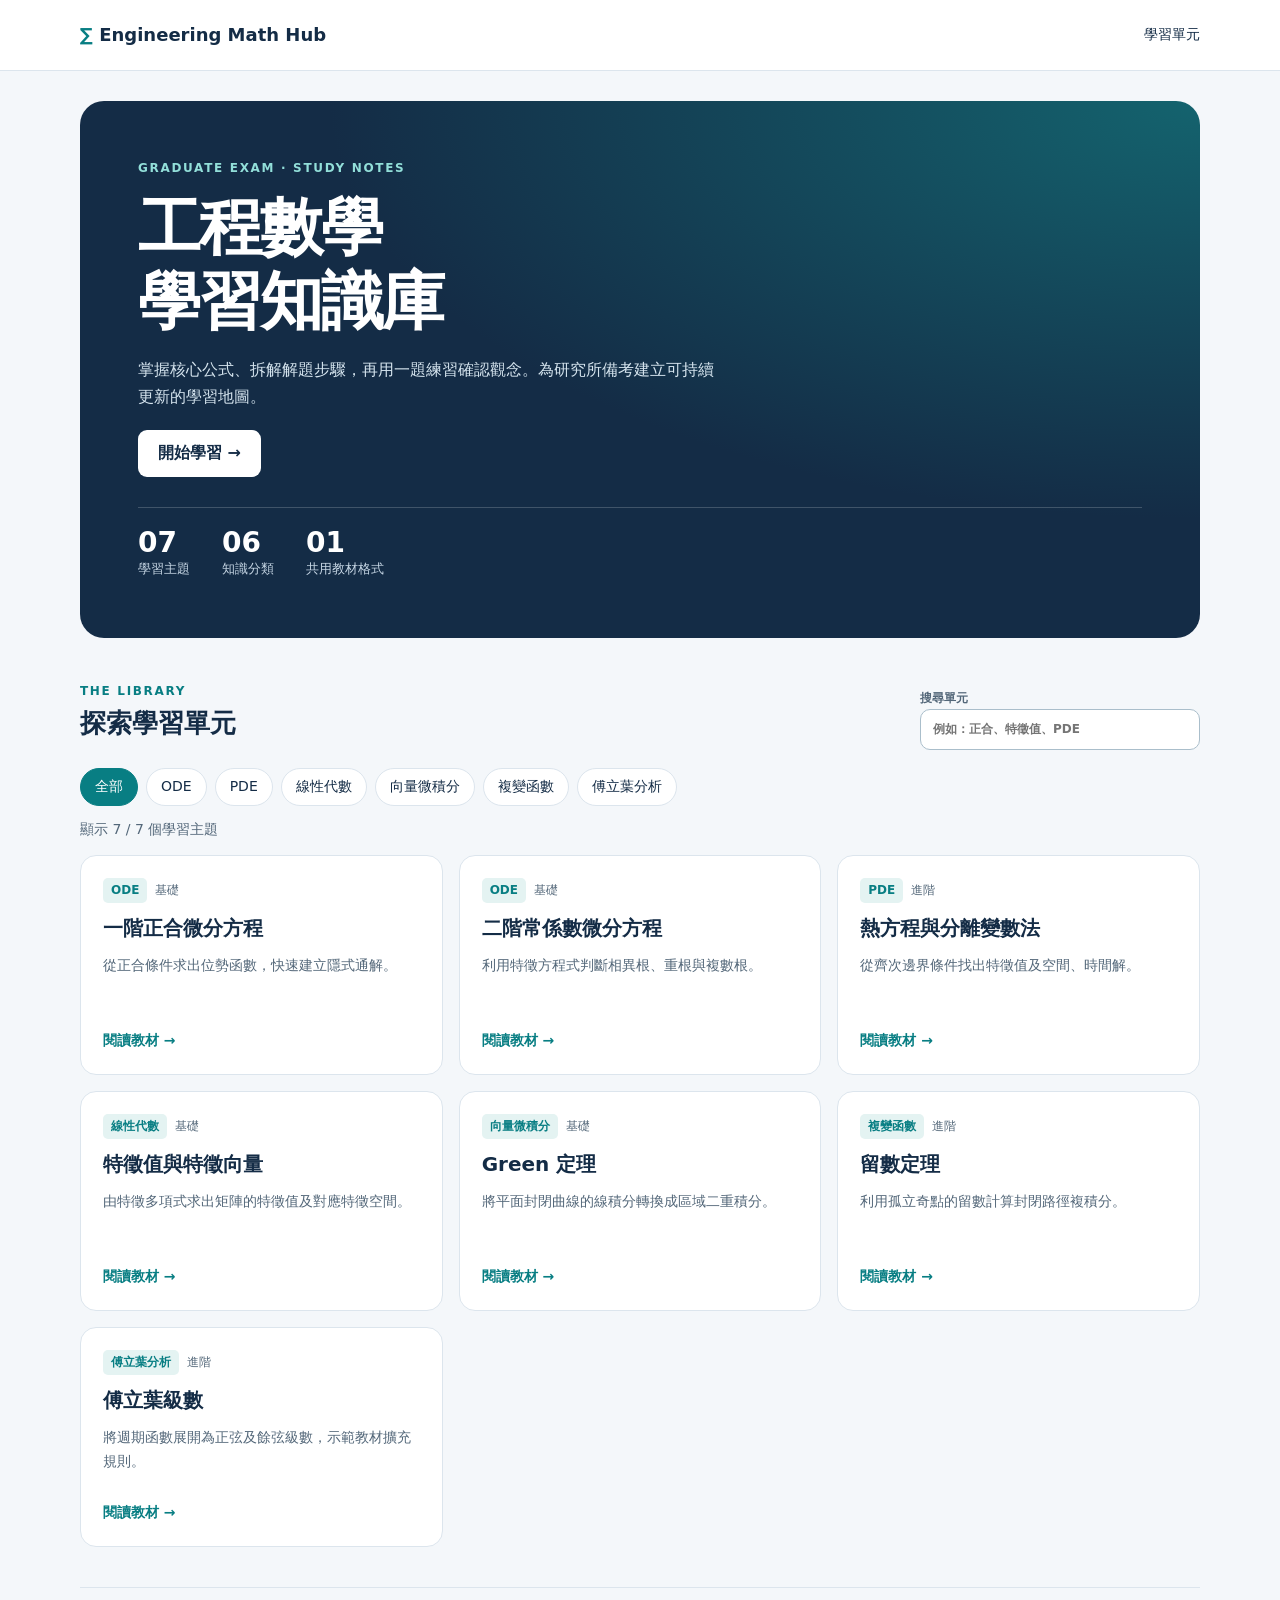
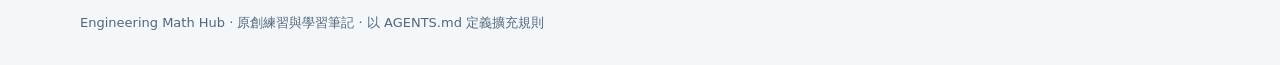
<file: index.html>
<!doctype html><html lang="zh-Hant"><head><meta charset="utf-8"><meta name="viewport" content="width=device-width,initial-scale=1"><title>工程數學學習知識庫</title><link rel="stylesheet" href="style.css"><script defer src="topics.js"></script><script defer src="app.js"></script></head>
<body data-page="home"><header><nav class="shell"><a class="brand" href="index.html">∑ <span>Engineering Math Hub</span></a><a href="#library">學習單元</a></nav></header><main class="shell"><section class="hero"><div class="eyebrow">GRADUATE EXAM · STUDY NOTES</div><h1>工程數學<br>學習知識庫</h1><p>掌握核心公式、拆解解題步驟，再用一題練習確認觀念。為研究所備考建立可持續更新的學習地圖。</p><a class="primary" href="#library">開始學習 →</a><div class="stats"><div><strong id="total">–</strong><span>學習主題</span></div><div><strong id="categories">–</strong><span>知識分類</span></div><div><strong>01</strong><span>共用教材格式</span></div></div></section><section id="library"><div class="section-heading"><div><div class="eyebrow">THE LIBRARY</div><h2>探索學習單元</h2></div><label class="search">搜尋單元<input id="search" type="search" placeholder="例如：正合、特徵值、PDE"></label></div><div id="filters" class="filters" aria-label="單元分類"></div><p id="result-count" role="status" class="muted"></p><div id="cards" class="cards"></div><noscript>請啟用 JavaScript 以瀏覽教材。</noscript></section></main><footer class="shell">Engineering Math Hub · 原創練習與學習筆記 · 以 AGENTS.md 定義擴充規則</footer></body></html>
</file>
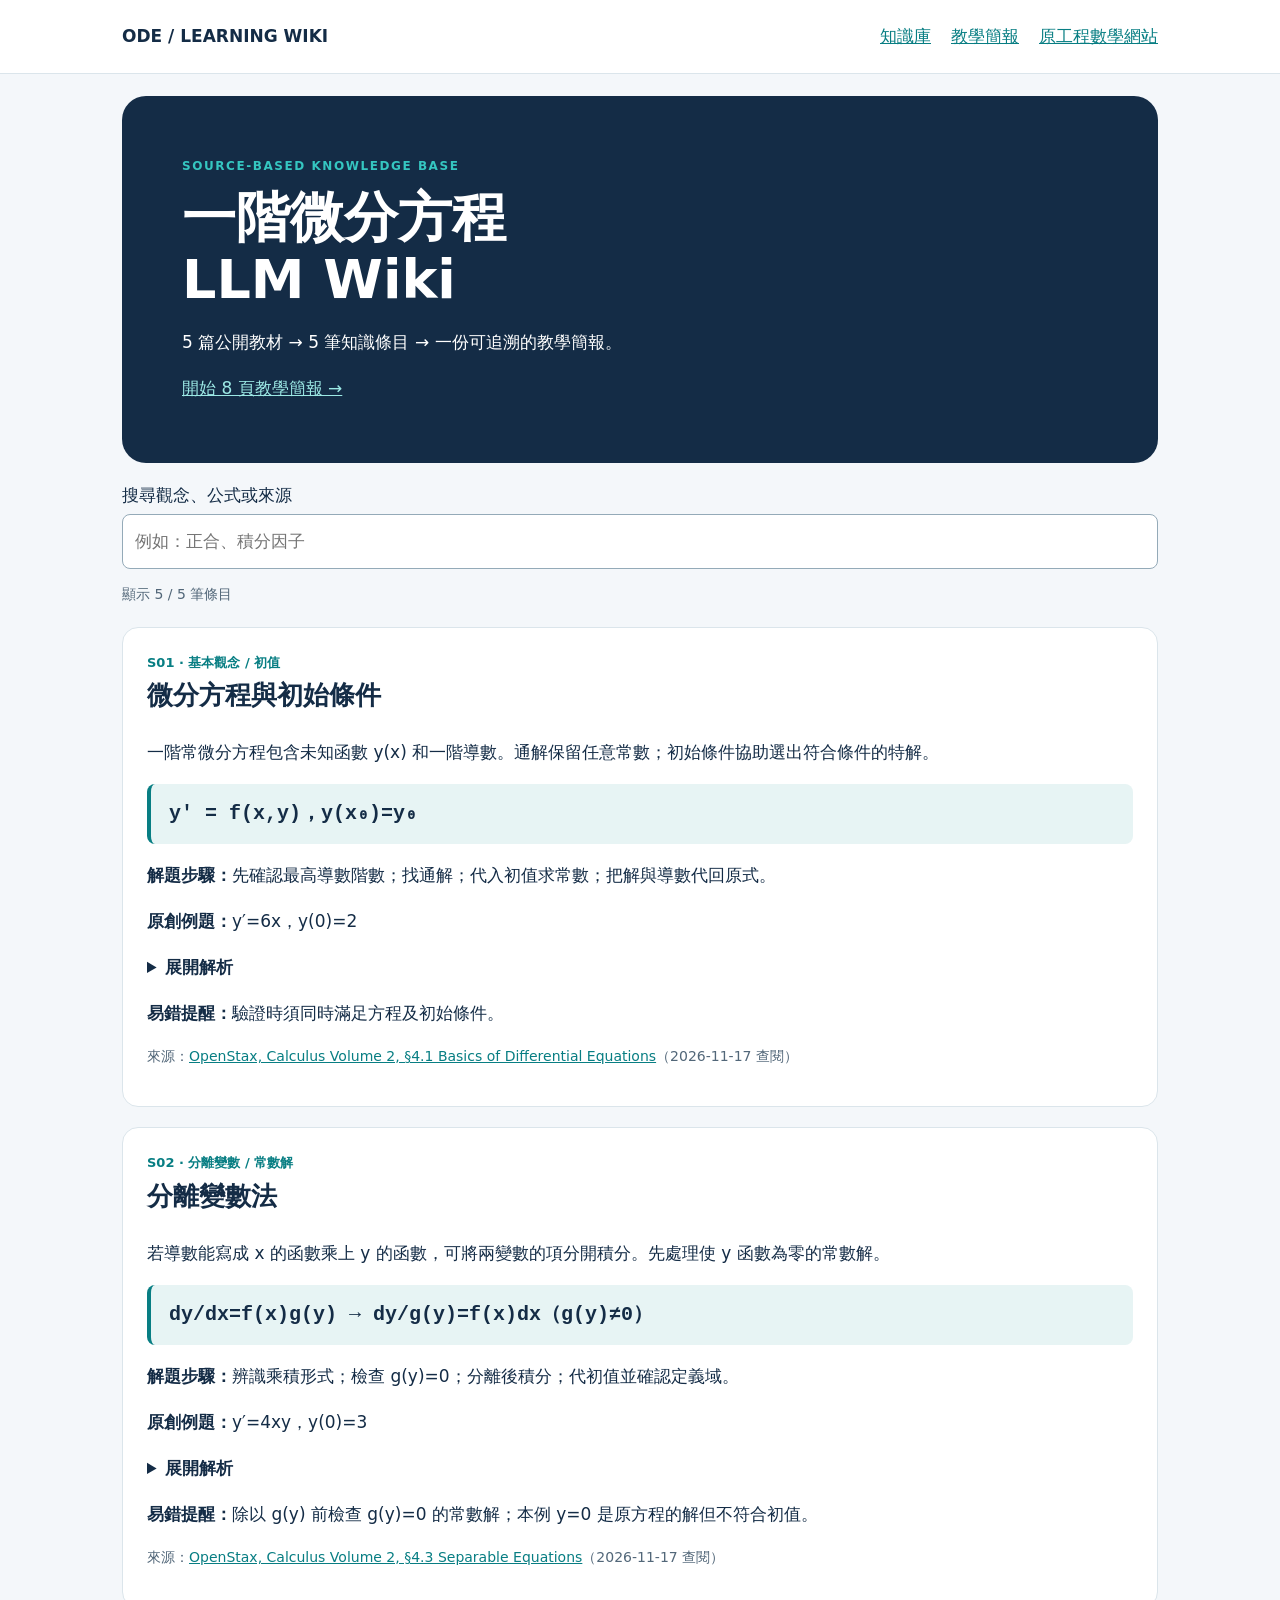
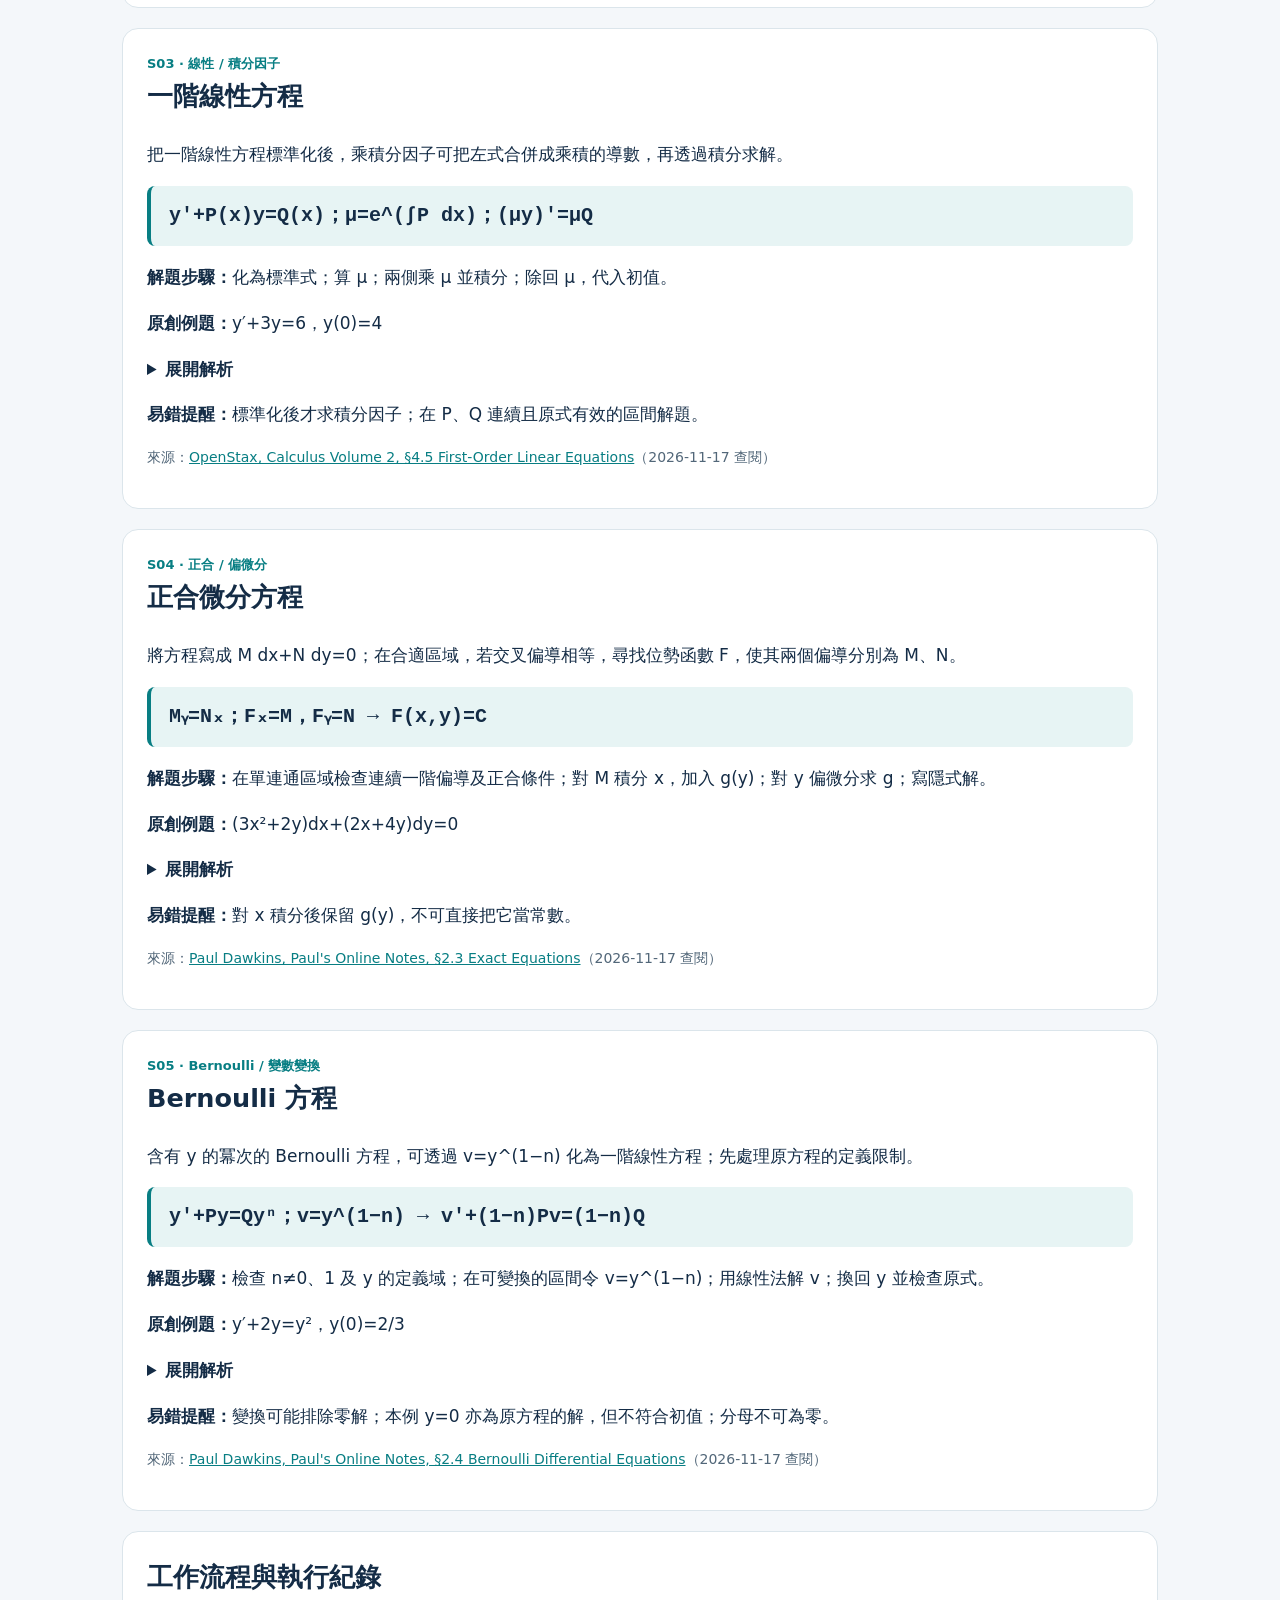
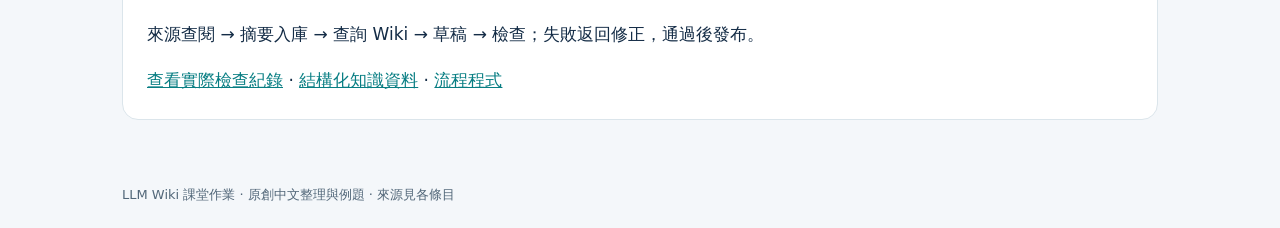
<file: ode-wiki/index.html>
<!doctype html><html lang="zh-Hant"><head><meta charset="utf-8"><meta name="viewport" content="width=device-width,initial-scale=1"><title>一階 ODE LLM Wiki</title><style>:root{--navy:#142c46;--teal:#087e83;--paper:#f4f7fa;--line:#dbe5eb}*{box-sizing:border-box}body{margin:0;background:var(--paper);font:17px/1.7 system-ui,sans-serif;color:var(--navy)}a{color:var(--teal)}main,nav,footer{max-width:1080px;margin:auto;padding:22px}header{background:white;border-bottom:1px solid var(--line)}nav{display:flex;gap:20px;flex-wrap:wrap;align-items:center}nav b{margin-right:auto}.hero,.deck{background:var(--navy);color:white;border-radius:24px;padding:clamp(24px,5vw,60px)}.hero h1,h1{font-size:clamp(32px,5vw,54px);line-height:1.15;margin:.2em 0}.eyebrow{font-size:12px;letter-spacing:.13em;font-weight:800;color:#35c6c1}.card{background:white;padding:24px;border:1px solid var(--line);border-radius:16px;margin:20px 0;scroll-margin-top:20px}.card h2{margin-top:0}.formula{font:600 20px/1.6 monospace;padding:14px 18px;background:#e7f4f4;border-left:4px solid var(--teal);color:var(--navy);overflow-wrap:anywhere;border-radius:8px}.muted{color:#526779;font-size:14px}.hero a,.deck a{color:#9ce9e5}.chip{font-size:13px;color:var(--teal);font-weight:700}label{display:block;margin:18px 0 4px}input{padding:12px;width:100%;border:1px solid #94aab8;border-radius:8px;font:inherit}button{font:inherit;border:1px solid var(--line);border-radius:10px;background:white;color:var(--navy);padding:9px 15px;cursor:pointer}button:disabled{opacity:.45;cursor:default}button:focus-visible,a:focus-visible,input:focus-visible{outline:3px solid #e4a944;outline-offset:3px}.deck{min-height:460px;display:flex;flex-direction:column;justify-content:center;gap:12px}.deck h2{font-size:clamp(27px,4vw,44px);line-height:1.2;margin:0}.deck p{margin:5px 0;max-width:850px}.deck .formula{background:#e2f2f2}.deck small{color:#c1d2e0}.deck[hidden]{display:none}.controls{display:flex;align-items:center;justify-content:space-between;gap:12px;margin:16px 0}progress{width:100%;accent-color:var(--teal)}.source{overflow-wrap:anywhere}details{margin-top:12px}summary{cursor:pointer;font-weight:700}footer{font-size:13px;color:#526779} @media(max-width:600px){main,nav,footer{padding:14px}.deck{min-height:0;padding:24px}.formula{font-size:16px}}</style></head><body><header><nav><b>ODE / LEARNING WIKI</b><a href="index.html">知識庫</a><a href="slides.html">教學簡報</a><a href="../index.html">原工程數學網站</a></nav></header><main><section class="hero"><div class="eyebrow">SOURCE-BASED KNOWLEDGE BASE</div><h1>一階微分方程<br>LLM Wiki</h1><p>5 篇公開教材 → 5 筆知識條目 → 一份可追溯的教學簡報。</p><a href="slides.html">開始 8 頁教學簡報 →</a></section><label for="q">搜尋觀念、公式或來源</label><input id="q" placeholder="例如：正合、積分因子"><p id="count" role="status" class="muted">顯示 5 / 5 筆條目</p><div id="cards"><article class="card" id="basics"><div class="chip">S01 · 基本觀念 / 初值</div><h2>微分方程與初始條件</h2><p>一階常微分方程包含未知函數 y(x) 和一階導數。通解保留任意常數；初始條件協助選出符合條件的特解。</p><div class="formula">y′ = f(x,y)，y(x₀)=y₀</div><p><b>解題步驟：</b>先確認最高導數階數；找通解；代入初值求常數；把解與導數代回原式。</p><p><b>原創例題：</b>y′=6x，y(0)=2</p><details><summary>展開解析</summary><p>積分得 y=3x²+C；由初值 C=2，故 y=3x²+2。</p><p>驗證：y′=6x，且 y(0)=2。</p></details><p><b>易錯提醒：</b>驗證時須同時滿足方程及初始條件。</p><p class="source muted">來源：<a href="https://openstax.org/books/calculus-volume-2/pages/4-1-basics-of-differential-equations">OpenStax, Calculus Volume 2, §4.1 Basics of Differential Equations</a>（2026-11-17 查閱）</p></article><article class="card" id="separable"><div class="chip">S02 · 分離變數 / 常數解</div><h2>分離變數法</h2><p>若導數能寫成 x 的函數乘上 y 的函數，可將兩變數的項分開積分。先處理使 y 函數為零的常數解。</p><div class="formula">dy/dx=f(x)g(y) → dy/g(y)=f(x)dx（g(y)≠0）</div><p><b>解題步驟：</b>辨識乘積形式；檢查 g(y)=0；分離後積分；代初值並確認定義域。</p><p><b>原創例題：</b>y′=4xy，y(0)=3</p><details><summary>展開解析</summary><p>對非零解積分：ln|y|=2x²+C。初值為正，得 y=3e^(2x²)。</p><p>驗證：y′=4x·3e^(2x²)=4xy；y(0)=3；零解也符合原方程。</p></details><p><b>易錯提醒：</b>除以 g(y) 前檢查 g(y)=0 的常數解；本例 y=0 是原方程的解但不符合初值。</p><p class="source muted">來源：<a href="https://openstax.org/books/calculus-volume-2/pages/4-3-separable-equations">OpenStax, Calculus Volume 2, §4.3 Separable Equations</a>（2026-11-17 查閱）</p></article><article class="card" id="linear"><div class="chip">S03 · 線性 / 積分因子</div><h2>一階線性方程</h2><p>把一階線性方程標準化後，乘積分因子可把左式合併成乘積的導數，再透過積分求解。</p><div class="formula">y′+P(x)y=Q(x)；μ=e^(∫P dx)；(μy)′=μQ</div><p><b>解題步驟：</b>化為標準式；算 μ；兩側乘 μ 並積分；除回 μ，代入初值。</p><p><b>原創例題：</b>y′+3y=6，y(0)=4</p><details><summary>展開解析</summary><p>μ=e^(3x)，(e^(3x)y)′=6e^(3x)。積分得 y=2+Ce^(−3x)，C=2。</p><p>驗證：y′=−6e^(−3x)，y′+3y=6，y(0)=4。</p></details><p><b>易錯提醒：</b>標準化後才求積分因子；在 P、Q 連續且原式有效的區間解題。</p><p class="source muted">來源：<a href="https://openstax.org/books/calculus-volume-2/pages/4-5-first-order-linear-equations">OpenStax, Calculus Volume 2, §4.5 First-Order Linear Equations</a>（2026-11-17 查閱）</p></article><article class="card" id="exact"><div class="chip">S04 · 正合 / 偏微分</div><h2>正合微分方程</h2><p>將方程寫成 M dx+N dy=0；在合適區域，若交叉偏導相等，尋找位勢函數 F，使其兩個偏導分別為 M、N。</p><div class="formula">Mᵧ=Nₓ；Fₓ=M，Fᵧ=N → F(x,y)=C</div><p><b>解題步驟：</b>在單連通區域檢查連續一階偏導及正合條件；對 M 積分 x，加入 g(y)；對 y 偏微分求 g；寫隱式解。</p><p><b>原創例題：</b>(3x²+2y)dx+(2x+4y)dy=0</p><details><summary>展開解析</summary><p>Mᵧ=Nₓ=2。F=x³+2xy+g(y)，g′(y)=4y，故 x³+2xy+2y²=C。</p><p>驗證：Fₓ=3x²+2y，Fᵧ=2x+4y，完全還原 M、N。</p></details><p><b>易錯提醒：</b>對 x 積分後保留 g(y)，不可直接把它當常數。</p><p class="source muted">來源：<a href="https://tutorial.math.lamar.edu/classes/de/exact.aspx">Paul Dawkins, Paul's Online Notes, §2.3 Exact Equations</a>（2026-11-17 查閱）</p></article><article class="card" id="bernoulli"><div class="chip">S05 · Bernoulli / 變數變換</div><h2>Bernoulli 方程</h2><p>含有 y 的冪次的 Bernoulli 方程，可透過 v=y^(1−n) 化為一階線性方程；先處理原方程的定義限制。</p><div class="formula">y′+Py=Qyⁿ；v=y^(1−n) → v′+(1−n)Pv=(1−n)Q</div><p><b>解題步驟：</b>檢查 n≠0、1 及 y 的定義域；在可變換的區間令 v=y^(1−n)；用線性法解 v；換回 y 並檢查原式。</p><p><b>原創例題：</b>y′+2y=y²，y(0)=2/3</p><details><summary>展開解析</summary><p>令 v=1/y，則 v′−2v=−1。解 v=1/2+Ce^(2x)，初值 v(0)=3/2 得 C=1，y=1/(1/2+e^(2x))。</p><p>驗證：令 d=1/2+e^(2x)，y′=−2e^(2x)/d²，所以 y′+2y=1/d²=y²；y(0)=2/3。</p></details><p><b>易錯提醒：</b>變換可能排除零解；本例 y=0 亦為原方程的解，但不符合初值；分母不可為零。</p><p class="source muted">來源：<a href="https://tutorial.math.lamar.edu/classes/de/bernoulli.aspx">Paul Dawkins, Paul's Online Notes, §2.4 Bernoulli Differential Equations</a>（2026-11-17 查閱）</p></article></div><section class="card"><h2>工作流程與執行紀錄</h2><p>來源查閱 → 摘要入庫 → 查詢 Wiki → 草稿 → 檢查；失敗返回修正，通過後發布。</p><a href="run-log.txt">查看實際檢查紀錄</a> · <a href="wiki-data.json">結構化知識資料</a> · <a href="workflow.js">流程程式</a></section></main><footer>LLM Wiki 課堂作業 · 原創中文整理與例題 · 來源見各條目</footer><script>const q=document.querySelector("#q"),cards=[...document.querySelectorAll("#cards article")];q.addEventListener("input",()=>{let n=0;for(const c of cards){c.hidden=!c.textContent.toLowerCase().includes(q.value.trim().toLowerCase());if(!c.hidden)n++}document.querySelector("#count").textContent="顯示 "+n+" / "+cards.length+" 筆條目"})</script></body></html>
</file>
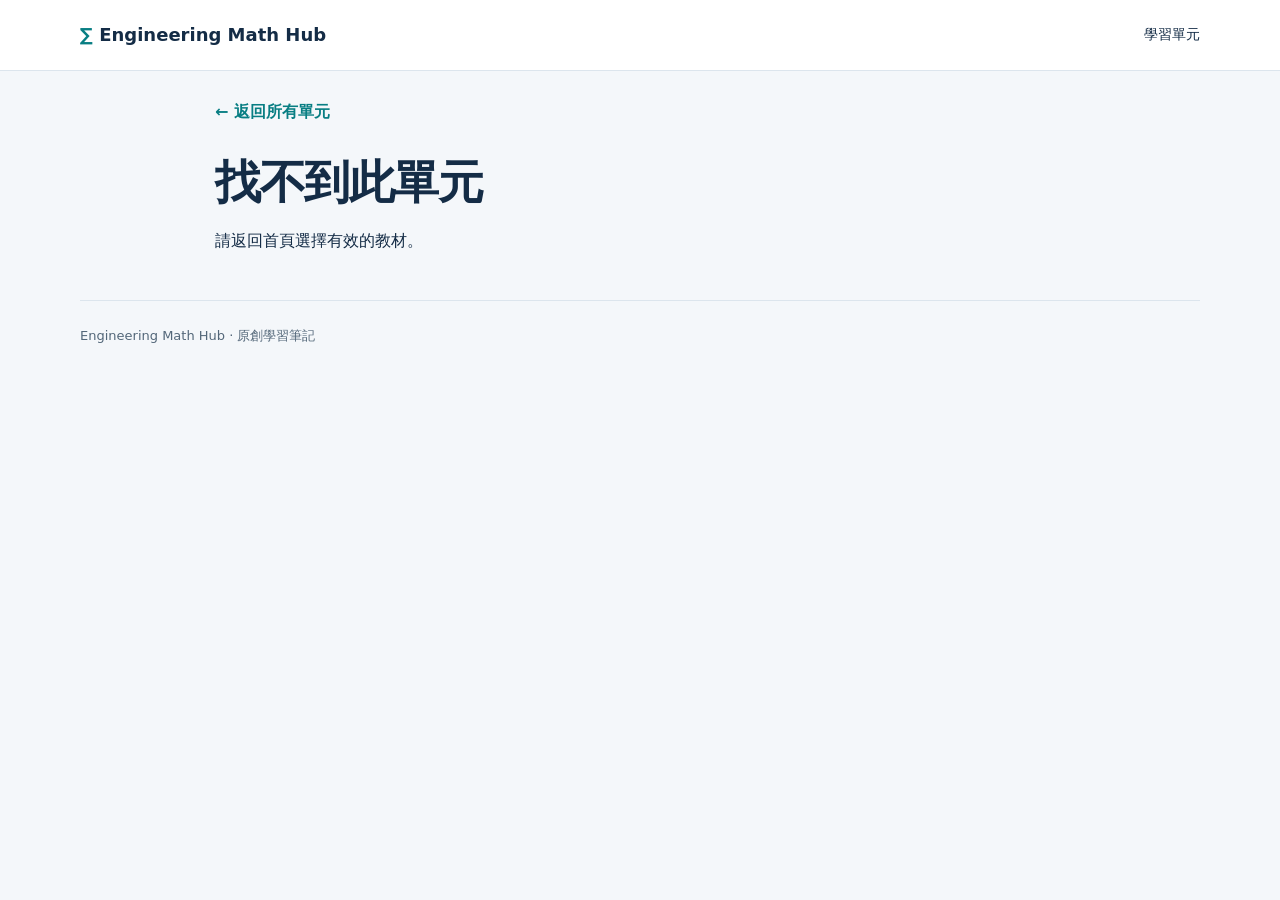
<file: topic.html>
<!doctype html><html lang="zh-Hant"><head><meta charset="utf-8"><meta name="viewport" content="width=device-width,initial-scale=1"><title>學習單元｜Engineering Math Hub</title><link rel="stylesheet" href="style.css"><script defer src="topics.js"></script><script defer src="app.js"></script></head><body data-page="topic"><header><nav class="shell"><a class="brand" href="index.html">∑ <span>Engineering Math Hub</span></a><a href="index.html#library">學習單元</a></nav></header><main class="shell detail"><a class="back" href="index.html#library">← 返回所有單元</a><article id="topic"><noscript>請啟用 JavaScript 以瀏覽教材。</noscript></article></main><footer class="shell">Engineering Math Hub · 原創學習筆記</footer></body></html>
</file>
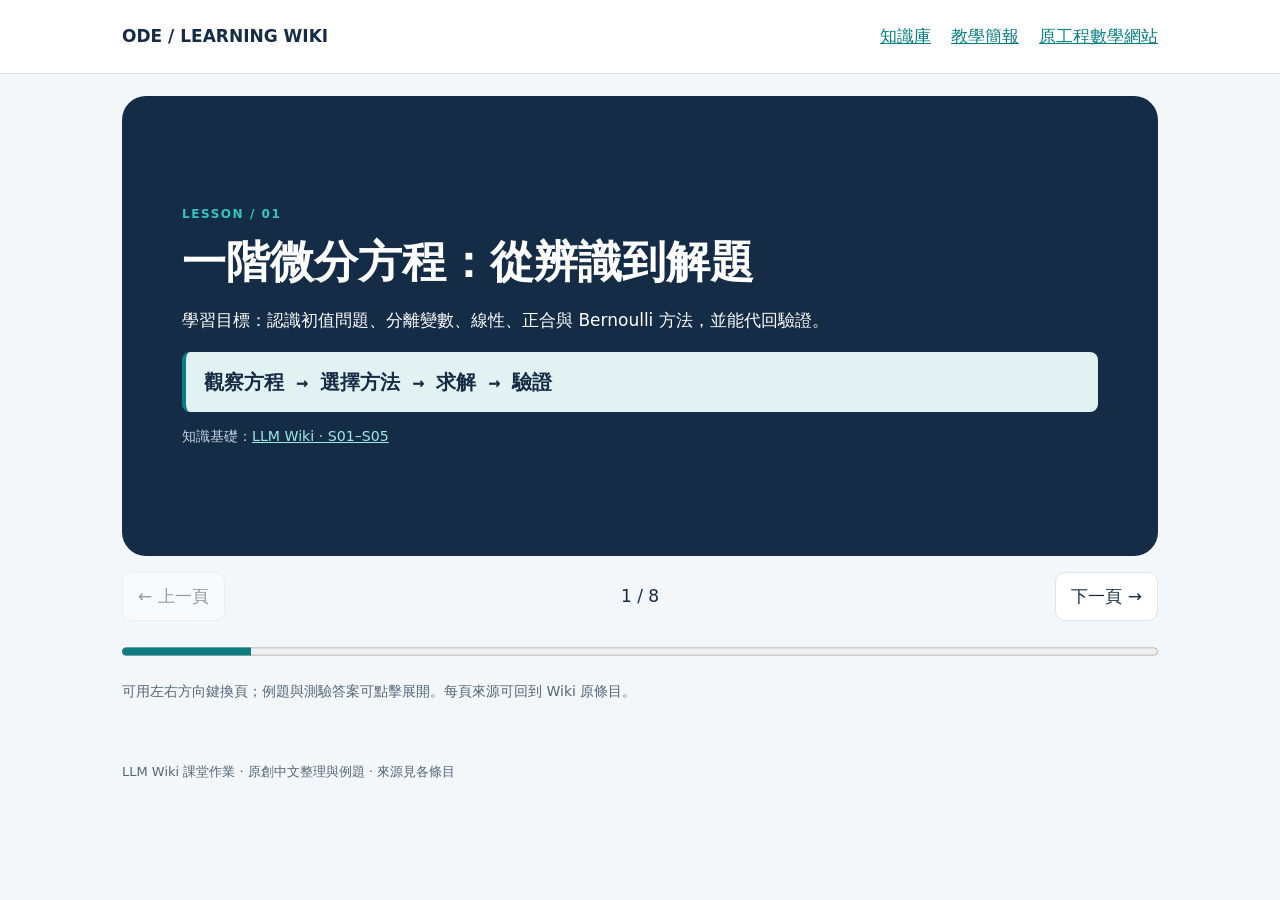
<file: ode-wiki/slides.html>
<!doctype html><html lang="zh-Hant"><head><meta charset="utf-8"><meta name="viewport" content="width=device-width,initial-scale=1"><title>一階 ODE 教學簡報</title><style>:root{--navy:#142c46;--teal:#087e83;--paper:#f4f7fa;--line:#dbe5eb}*{box-sizing:border-box}body{margin:0;background:var(--paper);font:17px/1.7 system-ui,sans-serif;color:var(--navy)}a{color:var(--teal)}main,nav,footer{max-width:1080px;margin:auto;padding:22px}header{background:white;border-bottom:1px solid var(--line)}nav{display:flex;gap:20px;flex-wrap:wrap;align-items:center}nav b{margin-right:auto}.hero,.deck{background:var(--navy);color:white;border-radius:24px;padding:clamp(24px,5vw,60px)}.hero h1,h1{font-size:clamp(32px,5vw,54px);line-height:1.15;margin:.2em 0}.eyebrow{font-size:12px;letter-spacing:.13em;font-weight:800;color:#35c6c1}.card{background:white;padding:24px;border:1px solid var(--line);border-radius:16px;margin:20px 0;scroll-margin-top:20px}.card h2{margin-top:0}.formula{font:600 20px/1.6 monospace;padding:14px 18px;background:#e7f4f4;border-left:4px solid var(--teal);color:var(--navy);overflow-wrap:anywhere;border-radius:8px}.muted{color:#526779;font-size:14px}.hero a,.deck a{color:#9ce9e5}.chip{font-size:13px;color:var(--teal);font-weight:700}label{display:block;margin:18px 0 4px}input{padding:12px;width:100%;border:1px solid #94aab8;border-radius:8px;font:inherit}button{font:inherit;border:1px solid var(--line);border-radius:10px;background:white;color:var(--navy);padding:9px 15px;cursor:pointer}button:disabled{opacity:.45;cursor:default}button:focus-visible,a:focus-visible,input:focus-visible{outline:3px solid #e4a944;outline-offset:3px}.deck{min-height:460px;display:flex;flex-direction:column;justify-content:center;gap:12px}.deck h2{font-size:clamp(27px,4vw,44px);line-height:1.2;margin:0}.deck p{margin:5px 0;max-width:850px}.deck .formula{background:#e2f2f2}.deck small{color:#c1d2e0}.deck[hidden]{display:none}.controls{display:flex;align-items:center;justify-content:space-between;gap:12px;margin:16px 0}progress{width:100%;accent-color:var(--teal)}.source{overflow-wrap:anywhere}details{margin-top:12px}summary{cursor:pointer;font-weight:700}footer{font-size:13px;color:#526779} @media(max-width:600px){main,nav,footer{padding:14px}.deck{min-height:0;padding:24px}.formula{font-size:16px}}</style></head><body><header><nav><b>ODE / LEARNING WIKI</b><a href="index.html">知識庫</a><a href="slides.html">教學簡報</a><a href="../index.html">原工程數學網站</a></nav></header><main><div id="slides"><section class="deck" ><div class="eyebrow">LESSON / 01</div><h2>一階微分方程：從辨識到解題</h2><p>學習目標：認識初值問題、分離變數、線性、正合與 Bernoulli 方法，並能代回驗證。</p><div class="formula">觀察方程 → 選擇方法 → 求解 → 驗證</div><small>知識基礎：<a href="index.html">LLM Wiki · S01–S05</a></small></section><section class="deck" hidden><div class="eyebrow">LESSON / 02</div><h2>微分方程與初始條件</h2><p>一階常微分方程包含未知函數 y(x) 和一階導數。通解保留任意常數；初始條件協助選出符合條件的特解。</p><div class="formula">y′ = f(x,y)，y(x₀)=y₀</div><p><b>步驟：</b>先確認最高導數階數；找通解；代入初值求常數；把解與導數代回原式。</p><p><b>例題：</b>y′=6x，y(0)=2</p><details><summary>揭曉解法</summary><p>積分得 y=3x²+C；由初值 C=2，故 y=3x²+2。</p><p>y′=6x，且 y(0)=2。</p></details><p><b>留意：</b>驗證時須同時滿足方程及初始條件。</p><small>依據 <a href="index.html#basics">S01 · 微分方程與初始條件</a></small></section><section class="deck" hidden><div class="eyebrow">LESSON / 03</div><h2>分離變數法</h2><p>若導數能寫成 x 的函數乘上 y 的函數，可將兩變數的項分開積分。先處理使 y 函數為零的常數解。</p><div class="formula">dy/dx=f(x)g(y) → dy/g(y)=f(x)dx（g(y)≠0）</div><p><b>步驟：</b>辨識乘積形式；檢查 g(y)=0；分離後積分；代初值並確認定義域。</p><p><b>例題：</b>y′=4xy，y(0)=3</p><details><summary>揭曉解法</summary><p>對非零解積分：ln|y|=2x²+C。初值為正，得 y=3e^(2x²)。</p><p>y′=4x·3e^(2x²)=4xy；y(0)=3；零解也符合原方程。</p></details><p><b>留意：</b>除以 g(y) 前檢查 g(y)=0 的常數解；本例 y=0 是原方程的解但不符合初值。</p><small>依據 <a href="index.html#separable">S02 · 分離變數法</a></small></section><section class="deck" hidden><div class="eyebrow">LESSON / 04</div><h2>一階線性方程</h2><p>把一階線性方程標準化後，乘積分因子可把左式合併成乘積的導數，再透過積分求解。</p><div class="formula">y′+P(x)y=Q(x)；μ=e^(∫P dx)；(μy)′=μQ</div><p><b>步驟：</b>化為標準式；算 μ；兩側乘 μ 並積分；除回 μ，代入初值。</p><p><b>例題：</b>y′+3y=6，y(0)=4</p><details><summary>揭曉解法</summary><p>μ=e^(3x)，(e^(3x)y)′=6e^(3x)。積分得 y=2+Ce^(−3x)，C=2。</p><p>y′=−6e^(−3x)，y′+3y=6，y(0)=4。</p></details><p><b>留意：</b>標準化後才求積分因子；在 P、Q 連續且原式有效的區間解題。</p><small>依據 <a href="index.html#linear">S03 · 一階線性方程</a></small></section><section class="deck" hidden><div class="eyebrow">LESSON / 05</div><h2>正合微分方程</h2><p>將方程寫成 M dx+N dy=0；在合適區域，若交叉偏導相等，尋找位勢函數 F，使其兩個偏導分別為 M、N。</p><div class="formula">Mᵧ=Nₓ；Fₓ=M，Fᵧ=N → F(x,y)=C</div><p><b>步驟：</b>在單連通區域檢查連續一階偏導及正合條件；對 M 積分 x，加入 g(y)；對 y 偏微分求 g；寫隱式解。</p><p><b>例題：</b>(3x²+2y)dx+(2x+4y)dy=0</p><details><summary>揭曉解法</summary><p>Mᵧ=Nₓ=2。F=x³+2xy+g(y)，g′(y)=4y，故 x³+2xy+2y²=C。</p><p>Fₓ=3x²+2y，Fᵧ=2x+4y，完全還原 M、N。</p></details><p><b>留意：</b>對 x 積分後保留 g(y)，不可直接把它當常數。</p><small>依據 <a href="index.html#exact">S04 · 正合微分方程</a></small></section><section class="deck" hidden><div class="eyebrow">LESSON / 06</div><h2>Bernoulli 方程</h2><p>含有 y 的冪次的 Bernoulli 方程，可透過 v=y^(1−n) 化為一階線性方程；先處理原方程的定義限制。</p><div class="formula">y′+Py=Qyⁿ；v=y^(1−n) → v′+(1−n)Pv=(1−n)Q</div><p><b>步驟：</b>檢查 n≠0、1 及 y 的定義域；在可變換的區間令 v=y^(1−n)；用線性法解 v；換回 y 並檢查原式。</p><p><b>例題：</b>y′+2y=y²，y(0)=2/3</p><details><summary>揭曉解法</summary><p>令 v=1/y，則 v′−2v=−1。解 v=1/2+Ce^(2x)，初值 v(0)=3/2 得 C=1，y=1/(1/2+e^(2x))。</p><p>令 d=1/2+e^(2x)，y′=−2e^(2x)/d²，所以 y′+2y=1/d²=y²；y(0)=2/3。</p></details><p><b>留意：</b>變換可能排除零解；本例 y=0 亦為原方程的解，但不符合初值；分母不可為零。</p><small>依據 <a href="index.html#bernoulli">S05 · Bernoulli 方程</a></small></section><section class="deck" hidden><div class="eyebrow">LESSON / 07</div><h2>快速判斷解法</h2><p>能分解成兩變數的乘積？先試分離變數。</p><p>可寫成 y′+P(x)y=Q(x)？用線性積分因子。</p><p>已寫成 M dx+N dy=0？檢查正合條件。</p><p>有 yⁿ 項？檢查 Bernoulli 變換。方法可能重疊，不必限定唯一解法。</p><small>綜合 <a href="index.html#separable">S02</a>、<a href="index.html#linear">S03</a>、<a href="index.html#exact">S04</a>、<a href="index.html#bernoulli">S05</a></small></section><section class="deck" hidden><div class="eyebrow">LESSON / 08</div><h2>自我測驗與總結</h2><p>1. y′=5y 適合哪種方法？</p><p>2. y′+xy=x 如何求積分因子？</p><p>3. 正合條件是什麼？</p><details><summary>展開答案與複習</summary><p>1. 可分離變數，也可視為線性。2. μ=e^(x²/2)。3. Mᵧ=Nₓ，並確認適用區域。</p></details><p>求出解後：檢查定義域、可能遺漏的解，並代回原式與初值。</p><small>依據 <a href="index.html#basics">S01</a>、<a href="index.html#separable">S02</a>、<a href="index.html#linear">S03</a>、<a href="index.html#exact">S04</a></small></section></div><div class="controls"><button id="prev">← 上一頁</button><span id="page" role="status">1 / 8</span><button id="next">下一頁 →</button></div><progress id="progress" value="1" max="8" aria-label="簡報進度"></progress><p class="muted">可用左右方向鍵換頁；例題與測驗答案可點擊展開。每頁來源可回到 Wiki 原條目。</p></main><footer>LLM Wiki 課堂作業 · 原創中文整理與例題 · 來源見各條目</footer><script>const s=[...document.querySelectorAll(".deck")],p=document.querySelector("#prev"),n=document.querySelector("#next");let i=0;function show(j){i=Math.max(0,Math.min(s.length-1,j));s.forEach((x,k)=>x.hidden=k!==i);p.disabled=i===0;n.disabled=i===s.length-1;document.querySelector("#page").textContent=(i+1)+" / "+s.length;document.querySelector("#progress").value=i+1}p.onclick=()=>show(i-1);n.onclick=()=>show(i+1);document.addEventListener("keydown",e=>{if(e.key==="ArrowRight")show(i+1);if(e.key==="ArrowLeft")show(i-1)});show(0)</script></body></html>
</file>
<file: style.css>
:root{--ink:#142c46;--accent:#087e83;--bg:#f4f7fa;--card:#ffffff;--muted:#536779;--line:#dce5ed;--radius:16px}*{box-sizing:border-box}html{scroll-behavior:smooth}body{margin:0;color:var(--ink);background:var(--bg);font-family:system-ui,-apple-system,"Noto Sans TC",sans-serif;line-height:1.65}a{color:inherit;text-decoration:none}button,input{font:inherit}button,a,input,summary{outline-offset:4px}:focus-visible{outline:3px solid #087e83}.shell{width:min(1120px,calc(100% - 40px));margin:auto}header{background:white;border-bottom:1px solid var(--line)}nav{display:flex;align-items:center;justify-content:space-between;gap:14px;min-height:70px;font-size:14px}.brand{font-size:18px;font-weight:800;color:var(--accent)}.brand span{color:var(--ink)}.hero{margin:30px 0 44px;background:var(--ink);color:white;padding:clamp(24px,5vw,58px);border-radius:24px;position:relative;overflow:hidden;background-image:radial-gradient(ellipse at 100% 0%,#14636e 0%,transparent 55%)}.eyebrow{font-size:12px;letter-spacing:.14em;font-weight:750;color:var(--accent)}.hero .eyebrow{color:#92dfd9}h1,h2,h3,p{margin:0}h1{font-size:clamp(36px,6vw,63px);line-height:1.18;letter-spacing:-.03em;margin:12px 0 18px}h2{font-size:26px;line-height:1.3;margin:5px 0 10px}h3{font-size:20px;line-height:1.35}.hero p{color:#d5e4ee;max-width:590px}.primary{display:inline-block;background:white;color:var(--ink);font-weight:750;border-radius:9px;padding:10px 20px;margin-top:20px}.stats{display:flex;gap:32px;border-top:1px solid #ffffff30;margin-top:30px;padding-top:20px;flex-wrap:wrap}.stats div{display:grid;gap:0}.stats strong{font-size:28px;line-height:1.1}.stats span{font-size:13px;color:#c7d7e5}.section-heading{display:flex;justify-content:space-between;align-items:end;gap:18px;flex-wrap:wrap}.search{display:grid;font-size:12px;font-weight:700;color:var(--muted);min-width: min(100%,280px)}input{width:100%;background:white;border:1px solid #aabecb;border-radius:10px;padding:10px 12px;color:var(--ink)}.filters{display:flex;gap:8px;flex-wrap:wrap;margin:18px 0 12px}.filters button{background:#fff;border:1px solid var(--line);border-radius:24px;padding:6px 14px;color:var(--ink);cursor:pointer;font-size:14px}.filters button[aria-pressed=true]{background:var(--accent);color:white;border-color:var(--accent)}.muted{color:var(--muted);font-size:14px}.cards{display:grid;grid-template-columns:repeat(3,minmax(0,1fr));gap:16px;margin:14px 0 40px}.card{background:var(--card);border:1px solid var(--line);border-radius:var(--radius);padding:22px;display:flex;flex-direction:column;gap:12px;min-height:220px;transition:transform .15s,border-color .15s}.card:hover{transform:translateY(-3px);border-color:var(--accent)}.tagrow{display:flex;align-items:center;gap:8px;flex-wrap:wrap}.tag{color:var(--accent);background:#e4f3f2;border-radius:5px;font-size:12px;padding:3px 8px;font-weight:700}.difficulty{color:var(--muted);font-size:12px}.card p{color:var(--muted);font-size:14px}.card .read{margin-top:auto;color:var(--accent);font-size:14px;font-weight:700}.empty{padding:24px;background:white;border:1px solid var(--line);border-radius:var(--radius);grid-column:1/-1}footer{font-size:13px;color:var(--muted);border-top:1px solid var(--line);padding:24px 0 32px}.detail{max-width:850px;padding:28px 0 46px}.back{display:inline-block;color:var(--accent);margin-bottom:18px;font-weight:700}.detail h1{font-size:clamp(30px,5vw,46px)}.detail .intro{margin:3px 0 24px;color:var(--muted)}.lesson{background:white;border:1px solid var(--line);border-radius:var(--radius);padding:24px;margin:14px 0;overflow-wrap:anywhere}.lesson h2{font-size:21px}.formula{background:#eaf3f6;border-left:4px solid var(--accent);padding:16px;border-radius:7px;margin-top:14px;white-space:pre-wrap;font-family:ui-monospace,monospace}.lesson ol{padding-left:23px;margin:8px 0}.lesson li{margin-bottom:8px}.question{font-weight:700;margin-bottom:10px}.solution{border-top:1px solid var(--line);padding-top:12px}.warning{border-left:4px solid #b87820}.lesson summary{color:var(--accent);font-weight:700;cursor:pointer;margin-top:12px}.lesson details p{margin-top:12px}.detail-next{display:block;margin-top:18px;color:var(--accent);font-weight:700}@media(max-width:800px){.cards{grid-template-columns:repeat(2,minmax(0,1fr))}}@media(max-width:540px){.shell{width:calc(100% - 28px)}.cards{grid-template-columns:1fr}.brand{font-size:14px}nav{font-size:12px}.hero{margin-top:18px}.stats{gap:20px}.search{width:100%}.lesson{padding:18px}}
</file>
